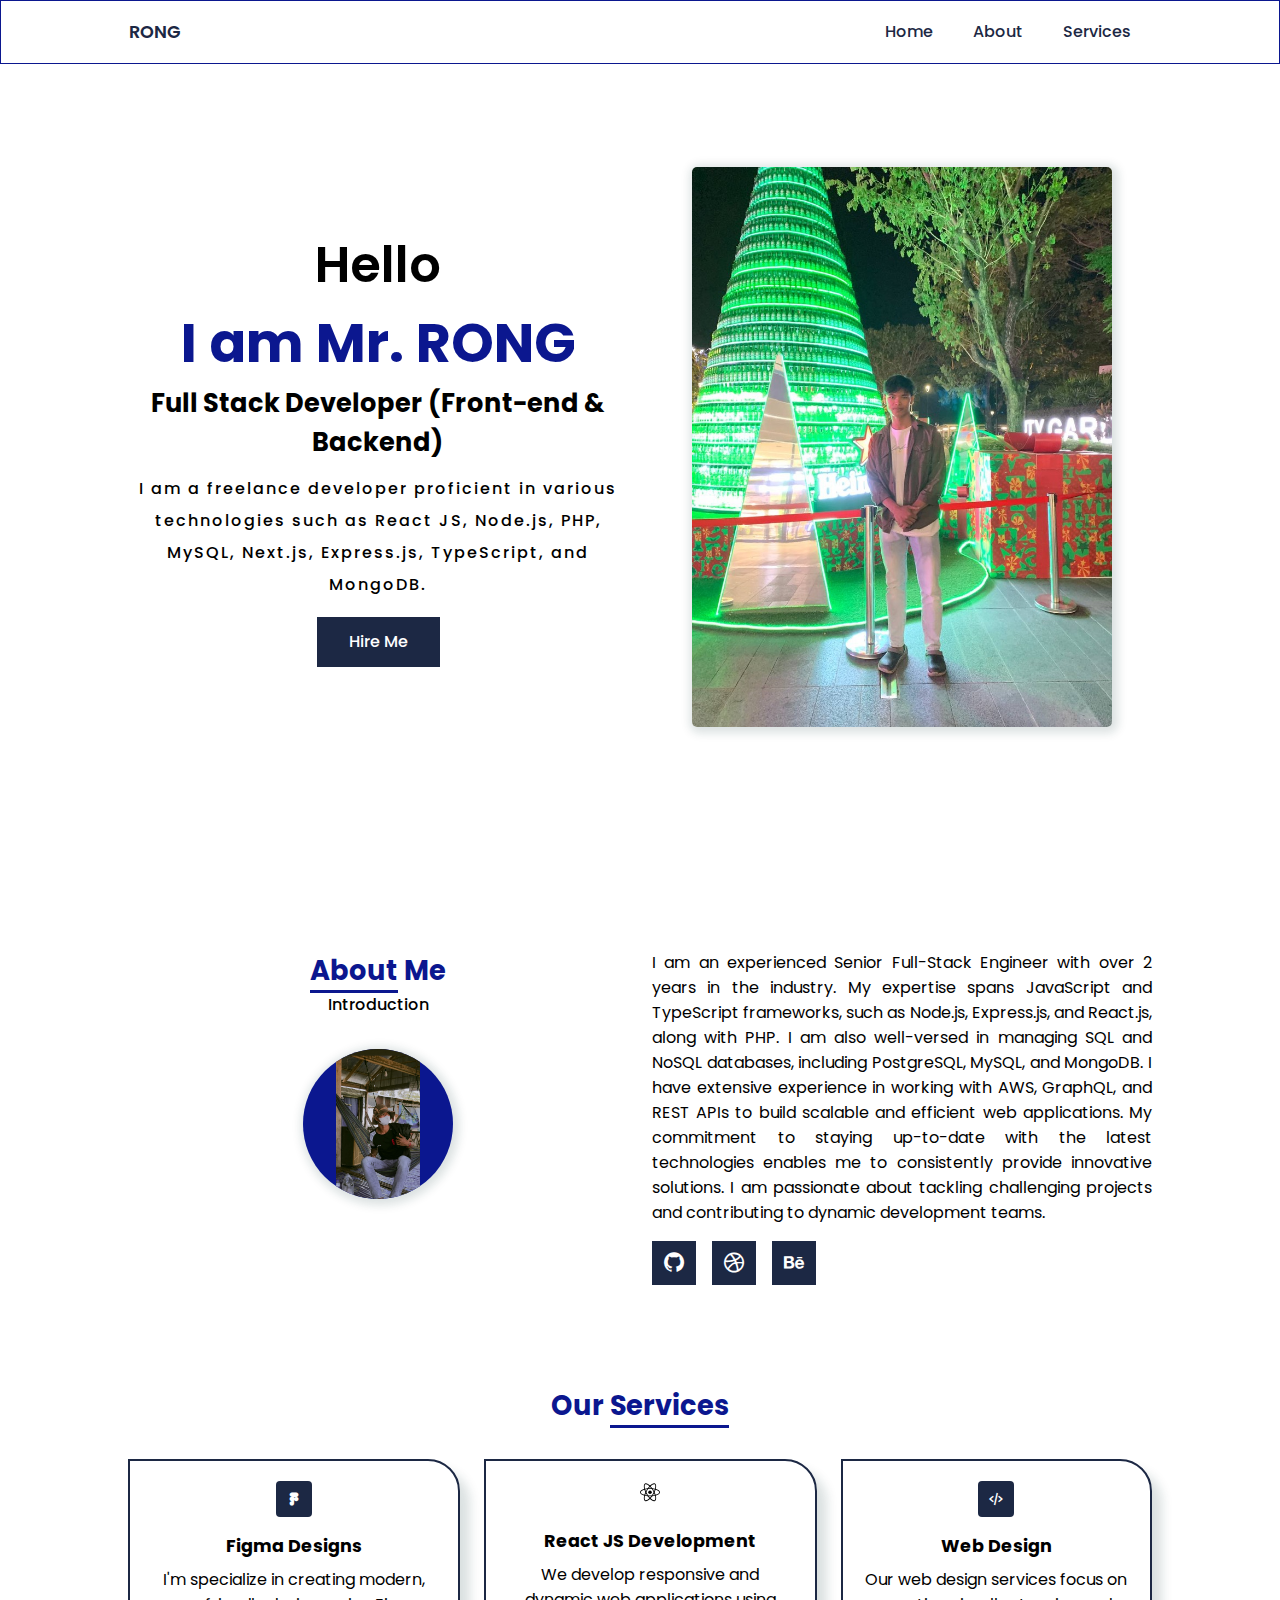
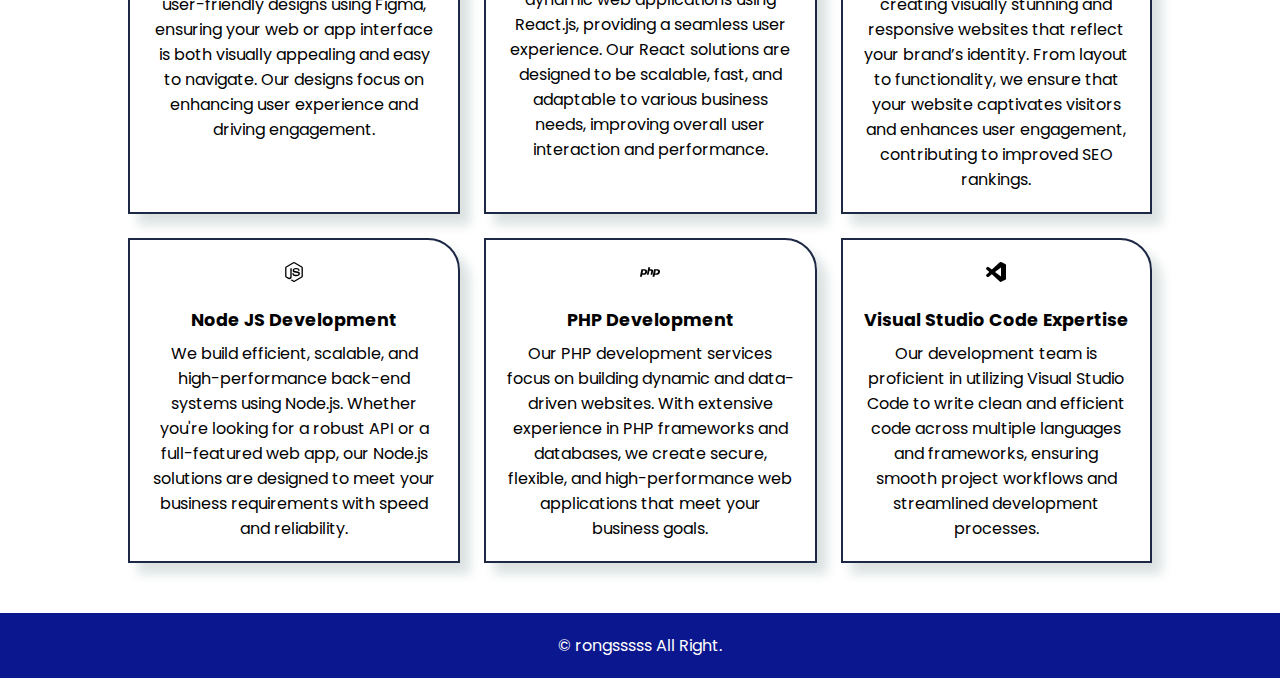
<file: html/index.html>
<!DOCTYPE html>
<html lang="en">

<head>
   <meta charset="UTF-8">
   <meta http-equiv="X-UA-Compatible" content="IE=edge">
   <meta name="viewport" content="width=device-width, initial-scale=1.0">
   <title>about me </title>
   <link rel="stylesheet" href="../css/Create-website.css">
   <link rel="stylesheet" href="https://cdn.jsdelivr.net/npm/boxicons@latest/css/boxicons.min.css">
   <script src="../JS/jquery-3.6.4.js"></script>
</head>

<body>
   <!--Header-->
   <header>
      <a href="#" class="logo">RONG</a>
      <div class="bx bx-menu" id="menu-icon"></div>
      <ul class="navbar">
         <li class="li"><a href="#home">Home</a></li>
         <li class="li"><a href="#about">About</a></li>
         <li class="li"><a href="#services">Services</a></li>
      </ul>
   </header>
   <!--Home-->
   <section class="home" id="home">
      <div style="margin-top: 20%;" class="home-text">
         <span style="font-size: 50px;">Hello</span>
         <h1>I am Mr. RONG</h1>
         <h2>Full Stack Developer (Front-end & Backend)</h2>
         <p style="line-height: 2; letter-spacing: 2px;">
            I am a freelance developer proficient in various technologies such as React JS, Node.js, PHP, MySQL,
            Next.js, Express.js, TypeScript, and MongoDB.
         </p>
         <a href="#" class="btn">Hire Me</a>
      </div>
      <div class="home-img">
         <img src="../image/me.jpeg" alt="My Image">
      </div>
   </section>

   <section class="about" id="about">
      <div class="about-title">
         <h1><span>About</span> Me</h1>
         <h2>Introduction</h2>
         <div class="about-img">
            <img width="100" height="100" src="../image/me2.jpeg" alt="About Me Image">
         </div>
      </div>
      <div class="about-text">
         <p>
            I am an experienced Senior Full-Stack Engineer with over 2 years in the industry. My expertise spans
            JavaScript and TypeScript frameworks, such as Node.js, Express.js, and React.js, along with PHP. I am also
            well-versed in managing SQL and NoSQL databases, including PostgreSQL, MySQL, and MongoDB. I have extensive
            experience in working with AWS, GraphQL, and REST APIs to build scalable and efficient web applications. My
            commitment to staying up-to-date with the latest technologies enables me to consistently provide innovative
            solutions. I am passionate about tackling challenging projects and contributing to dynamic development
            teams.
         </p>
         <div class="social">
            <a href="https://github.com/bunrongGithub"><i class="bx bxl-github"></i></a>
            <a href="#"><i class="bx bxl-dribbble"></i></a>
            <a href="#"><i class="bx bxl-behance"></i></a>
         </div>
      </div>
   </section>
   <!--Services-->
   <section class="services" id="services">
      <div class="heading">
         <h1>Our <span>Services</span></h1>
      </div>
      <div class="services-container">
         <!--box1-->
         <div class="box">
            <i class="bx bxl-figma"></i>
            <h2>Figma Designs</h2>
            <p>I'm specialize in creating modern, user-friendly designs using Figma, ensuring your web or app interface
               is both visually appealing and easy to navigate. Our designs focus on enhancing user experience and
               driving engagement.</p>
         </div>
         <!--box2-->
         <div class="box">
            <svg xmlns="http://www.w3.org/2000/svg" width="24" height="24" viewBox="0 0 24 24"
               style="fill: rgba(0, 0, 0, 1);transform: ;msFilter:;">
               <circle cx="12" cy="11.245" r="1.785"></circle>
               <path
                  d="m7.002 14.794-.395-.101c-2.934-.741-4.617-2.001-4.617-3.452 0-1.452 1.684-2.711 4.617-3.452l.395-.1.111.391a19.507 19.507 0 0 0 1.136 2.983l.085.178-.085.178c-.46.963-.841 1.961-1.136 2.985l-.111.39zm-.577-6.095c-2.229.628-3.598 1.586-3.598 2.542 0 .954 1.368 1.913 3.598 2.54.273-.868.603-1.717.985-2.54a20.356 20.356 0 0 1-.985-2.542zm10.572 6.095-.11-.392a19.628 19.628 0 0 0-1.137-2.984l-.085-.177.085-.179c.46-.961.839-1.96 1.137-2.984l.11-.39.395.1c2.935.741 4.617 2 4.617 3.453 0 1.452-1.683 2.711-4.617 3.452l-.395.101zm-.41-3.553c.4.866.733 1.718.987 2.54 2.23-.627 3.599-1.586 3.599-2.54 0-.956-1.368-1.913-3.599-2.542a20.683 20.683 0 0 1-.987 2.542z">
               </path>
               <path
                  d="m6.419 8.695-.11-.39c-.826-2.908-.576-4.991.687-5.717 1.235-.715 3.222.13 5.303 2.265l.284.292-.284.291a19.718 19.718 0 0 0-2.02 2.474l-.113.162-.196.016a19.646 19.646 0 0 0-3.157.509l-.394.098zm1.582-5.529c-.224 0-.422.049-.589.145-.828.477-.974 2.138-.404 4.38.891-.197 1.79-.338 2.696-.417a21.058 21.058 0 0 1 1.713-2.123c-1.303-1.267-2.533-1.985-3.416-1.985zm7.997 16.984c-1.188 0-2.714-.896-4.298-2.522l-.283-.291.283-.29a19.827 19.827 0 0 0 2.021-2.477l.112-.16.194-.019a19.473 19.473 0 0 0 3.158-.507l.395-.1.111.391c.822 2.906.573 4.992-.688 5.718a1.978 1.978 0 0 1-1.005.257zm-3.415-2.82c1.302 1.267 2.533 1.986 3.415 1.986.225 0 .423-.05.589-.145.829-.478.976-2.142.404-4.384-.89.198-1.79.34-2.698.419a20.526 20.526 0 0 1-1.71 2.124z">
               </path>
               <path
                  d="m17.58 8.695-.395-.099a19.477 19.477 0 0 0-3.158-.509l-.194-.017-.112-.162A19.551 19.551 0 0 0 11.7 5.434l-.283-.291.283-.29c2.08-2.134 4.066-2.979 5.303-2.265 1.262.727 1.513 2.81.688 5.717l-.111.39zm-3.287-1.421c.954.085 1.858.228 2.698.417.571-2.242.425-3.903-.404-4.381-.824-.477-2.375.253-4.004 1.841.616.67 1.188 1.378 1.71 2.123zM8.001 20.15a1.983 1.983 0 0 1-1.005-.257c-1.263-.726-1.513-2.811-.688-5.718l.108-.391.395.1c.964.243 2.026.414 3.158.507l.194.019.113.16c.604.878 1.28 1.707 2.02 2.477l.284.29-.284.291c-1.583 1.627-3.109 2.522-4.295 2.522zm-.993-5.362c-.57 2.242-.424 3.906.404 4.384.825.47 2.371-.255 4.005-1.842a21.17 21.17 0 0 1-1.713-2.123 20.692 20.692 0 0 1-2.696-.419z">
               </path>
               <path
                  d="M12 15.313c-.687 0-1.392-.029-2.1-.088l-.196-.017-.113-.162a25.697 25.697 0 0 1-1.126-1.769 26.028 26.028 0 0 1-.971-1.859l-.084-.177.084-.179c.299-.632.622-1.252.971-1.858.347-.596.726-1.192 1.126-1.77l.113-.16.196-.018a25.148 25.148 0 0 1 4.198 0l.194.019.113.16a25.136 25.136 0 0 1 2.1 3.628l.083.179-.083.177a24.742 24.742 0 0 1-2.1 3.628l-.113.162-.194.017c-.706.057-1.412.087-2.098.087zm-1.834-.904c1.235.093 2.433.093 3.667 0a24.469 24.469 0 0 0 1.832-3.168 23.916 23.916 0 0 0-1.832-3.168 23.877 23.877 0 0 0-3.667 0 23.743 23.743 0 0 0-1.832 3.168 24.82 24.82 0 0 0 1.832 3.168z">
               </path>
            </svg>
            <h2>React JS Development</h2>
            <p>We develop responsive and dynamic web applications using React.js, providing a seamless user experience.
               Our React solutions are designed to be scalable, fast, and adaptable to various business needs, improving
               overall user interaction and performance.</p>
         </div>
         <!--box3-->
         <div class="box">
            <i class="bx bx-code-alt"></i>
            <h2>Web Design</h2>
            <p>Our web design services focus on creating visually stunning and responsive websites that reflect your
               brand’s identity. From layout to functionality, we ensure that your website captivates visitors and
               enhances user engagement, contributing to improved SEO rankings.</p>
         </div>
         <!--box4-->
         <div class="box"><svg xmlns="http://www.w3.org/2000/svg" width="24" height="24" viewBox="0 0 24 24"
               style="fill: rgba(0, 0, 0, 1);transform: ;msFilter:;">
               <path
                  d="M12 21.985c-.275 0-.532-.074-.772-.202l-2.439-1.448c-.365-.203-.182-.277-.072-.314.496-.165.588-.201 1.101-.493.056-.037.129-.02.185.017l1.87 1.12c.074.036.166.036.221 0l7.319-4.237c.074-.036.11-.11.11-.202V7.768c0-.091-.036-.165-.11-.201l-7.319-4.219c-.073-.037-.165-.037-.221 0L4.552 7.566c-.073.036-.11.129-.11.201v8.457c0 .073.037.166.11.202l2 1.157c1.082.548 1.762-.095 1.762-.735V8.502c0-.11.091-.221.22-.221h.936c.108 0 .22.092.22.221v8.347c0 1.449-.788 2.294-2.164 2.294-.422 0-.752 0-1.688-.46l-1.925-1.099a1.55 1.55 0 0 1-.771-1.34V7.786c0-.55.293-1.064.771-1.339l7.316-4.237a1.637 1.637 0 0 1 1.544 0l7.317 4.237c.479.274.771.789.771 1.339v8.458c0 .549-.293 1.063-.771 1.34l-7.317 4.236c-.241.11-.516.165-.773.165zm2.256-5.816c-3.21 0-3.87-1.468-3.87-2.714 0-.11.092-.221.22-.221h.954c.11 0 .201.073.201.184.147.971.568 1.449 2.514 1.449 1.54 0 2.202-.35 2.202-1.175 0-.477-.185-.825-2.587-1.063-1.999-.2-3.246-.643-3.246-2.238 0-1.485 1.247-2.366 3.339-2.366 2.347 0 3.503.809 3.649 2.568a.297.297 0 0 1-.056.165c-.037.036-.091.073-.146.073h-.953a.212.212 0 0 1-.202-.164c-.221-1.012-.789-1.34-2.292-1.34-1.689 0-1.891.587-1.891 1.027 0 .531.237.696 2.514.99 2.256.293 3.32.715 3.32 2.294-.02 1.615-1.339 2.531-3.67 2.531z">
               </path>
            </svg>
            <h2>Node JS Development</h2>
            <p>We build efficient, scalable, and high-performance back-end systems using Node.js. Whether you're looking
               for a robust API or a full-featured web app, our Node.js solutions are designed to meet your business
               requirements with speed and reliability.</p>
         </div>
         <!--box5-->
         <div class="box">
            <svg xmlns="http://www.w3.org/2000/svg" width="24" height="24" viewBox="0 0 24 24"
               style="fill: rgba(0, 0, 0, 1);transform: ;msFilter:;">
               <path
                  d="M2.15 16.78h1.57a.14.14 0 0 0 .14-.12l.35-1.82h1.22a4.88 4.88 0 0 0 1.51-.2A2.79 2.79 0 0 0 8 14a3.18 3.18 0 0 0 .67-.85 3.43 3.43 0 0 0 .36-1 2.43 2.43 0 0 0-.41-2.16 2.64 2.64 0 0 0-2.09-.78h-3a.16.16 0 0 0-.15.13L2 16.6a.19.19 0 0 0 0 .13.17.17 0 0 0 .15.05zM5 10.62h1a1.45 1.45 0 0 1 1.08.29c.17.18.2.52.11 1a1.81 1.81 0 0 1-.57 1.12 2.17 2.17 0 0 1-1.33.33h-.8zm9.8-.95a2.7 2.7 0 0 0-1.88-.51h-1.19l.33-1.76a.15.15 0 0 0 0-.13.16.16 0 0 0-.11 0h-1.57a.14.14 0 0 0-.14.12l-1.38 7.27a.13.13 0 0 0 0 .12.13.13 0 0 0 .11.06h1.54a.14.14 0 0 0 .14-.13l.77-4.07h1.11c.45 0 .61.1.66.16a.81.81 0 0 1 0 .62l-.61 3.24a.13.13 0 0 0 0 .12.14.14 0 0 0 .11.06h1.56a.16.16 0 0 0 .15-.13l.64-3.4a1.7 1.7 0 0 0-.24-1.64zm4.52-.51h-3.13a.14.14 0 0 0-.15.13l-1.46 7.31a.16.16 0 0 0 0 .13.14.14 0 0 0 .11.05h1.63a.14.14 0 0 0 .15-.12l.37-1.82h1.27a5.28 5.28 0 0 0 1.56-.2 3 3 0 0 0 1.18-.64 3.31 3.31 0 0 0 .7-.85 3.45 3.45 0 0 0 .37-1 2.38 2.38 0 0 0-.42-2.16 2.81 2.81 0 0 0-2.18-.83zm.62 2.77a1.83 1.83 0 0 1-.6 1.12 2.28 2.28 0 0 1-1.37.33h-.8l.54-2.76h1a1.6 1.6 0 0 1 1.13.29c.16.18.16.52.1 1.02z">
               </path>
            </svg>
            <h2>PHP Development</h2>
            <p>Our PHP development services focus on building dynamic and data-driven websites. With extensive
               experience in PHP frameworks and databases, we create secure, flexible, and high-performance web
               applications that meet your business goals.</p>
         </div>
         <div class="box">
            <svg xmlns="http://www.w3.org/2000/svg" width="24" height="24" viewBox="0 0 24 24"
               style="fill: rgba(0, 0, 0, 1);transform:;msFilter:;">
               <path
                  d="m21.29 4.1-4.12-2a1.36 1.36 0 0 0-.48-.1h-.08a1.18 1.18 0 0 0-.72.24l-.14.12-7.88 7.19L4.44 7a.83.83 0 0 0-.54-.17.88.88 0 0 0-.53.17l-1.1 1a.8.8 0 0 0-.27.61.84.84 0 0 0 .27.62l3 2.71-3 2.72a.84.84 0 0 0 0 1.23l1.1 1a.89.89 0 0 0 .6.22.93.93 0 0 0 .47-.17l3.43-2.61 7.88 7.19a1.2 1.2 0 0 0 .76.36h.17a1 1 0 0 0 .49-.12l4.12-2a1.25 1.25 0 0 0 .71-1.1V5.23a1.26 1.26 0 0 0-.71-1.13zM17 16.47l-6-4.53 6-4.53z">
               </path>
            </svg>
            <h2>Visual Studio Code Expertise</h2>
            <p>Our development team is proficient in utilizing Visual Studio Code to write clean and efficient code
               across multiple languages and frameworks, ensuring smooth project workflows and streamlined development
               processes.</p>
         </div>
      </div>
   </section>
   <div class="copyright">
      <p>&#169; rongsssss All Right.</p>
   </div>
   <!--Custom Js File-->
   <script src="../JS/main.js"></script>
</body>

</html>
</file>
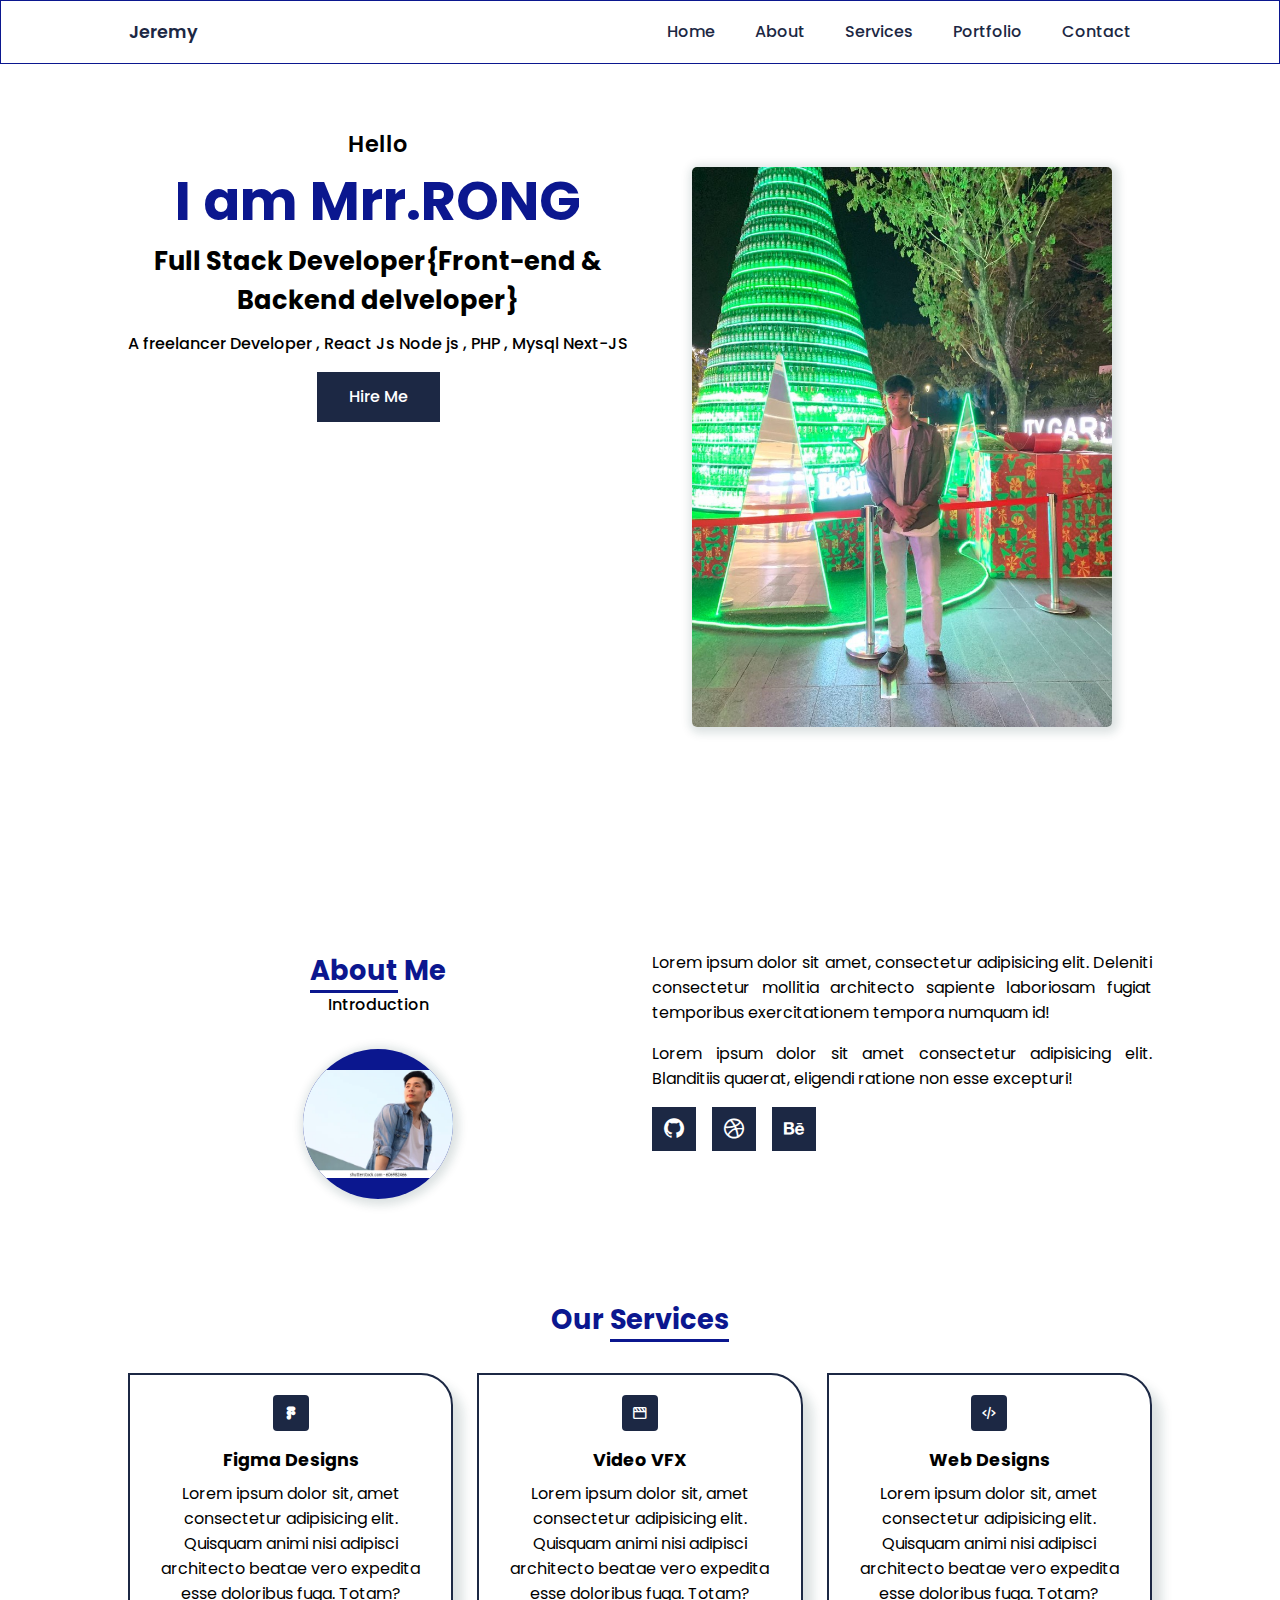
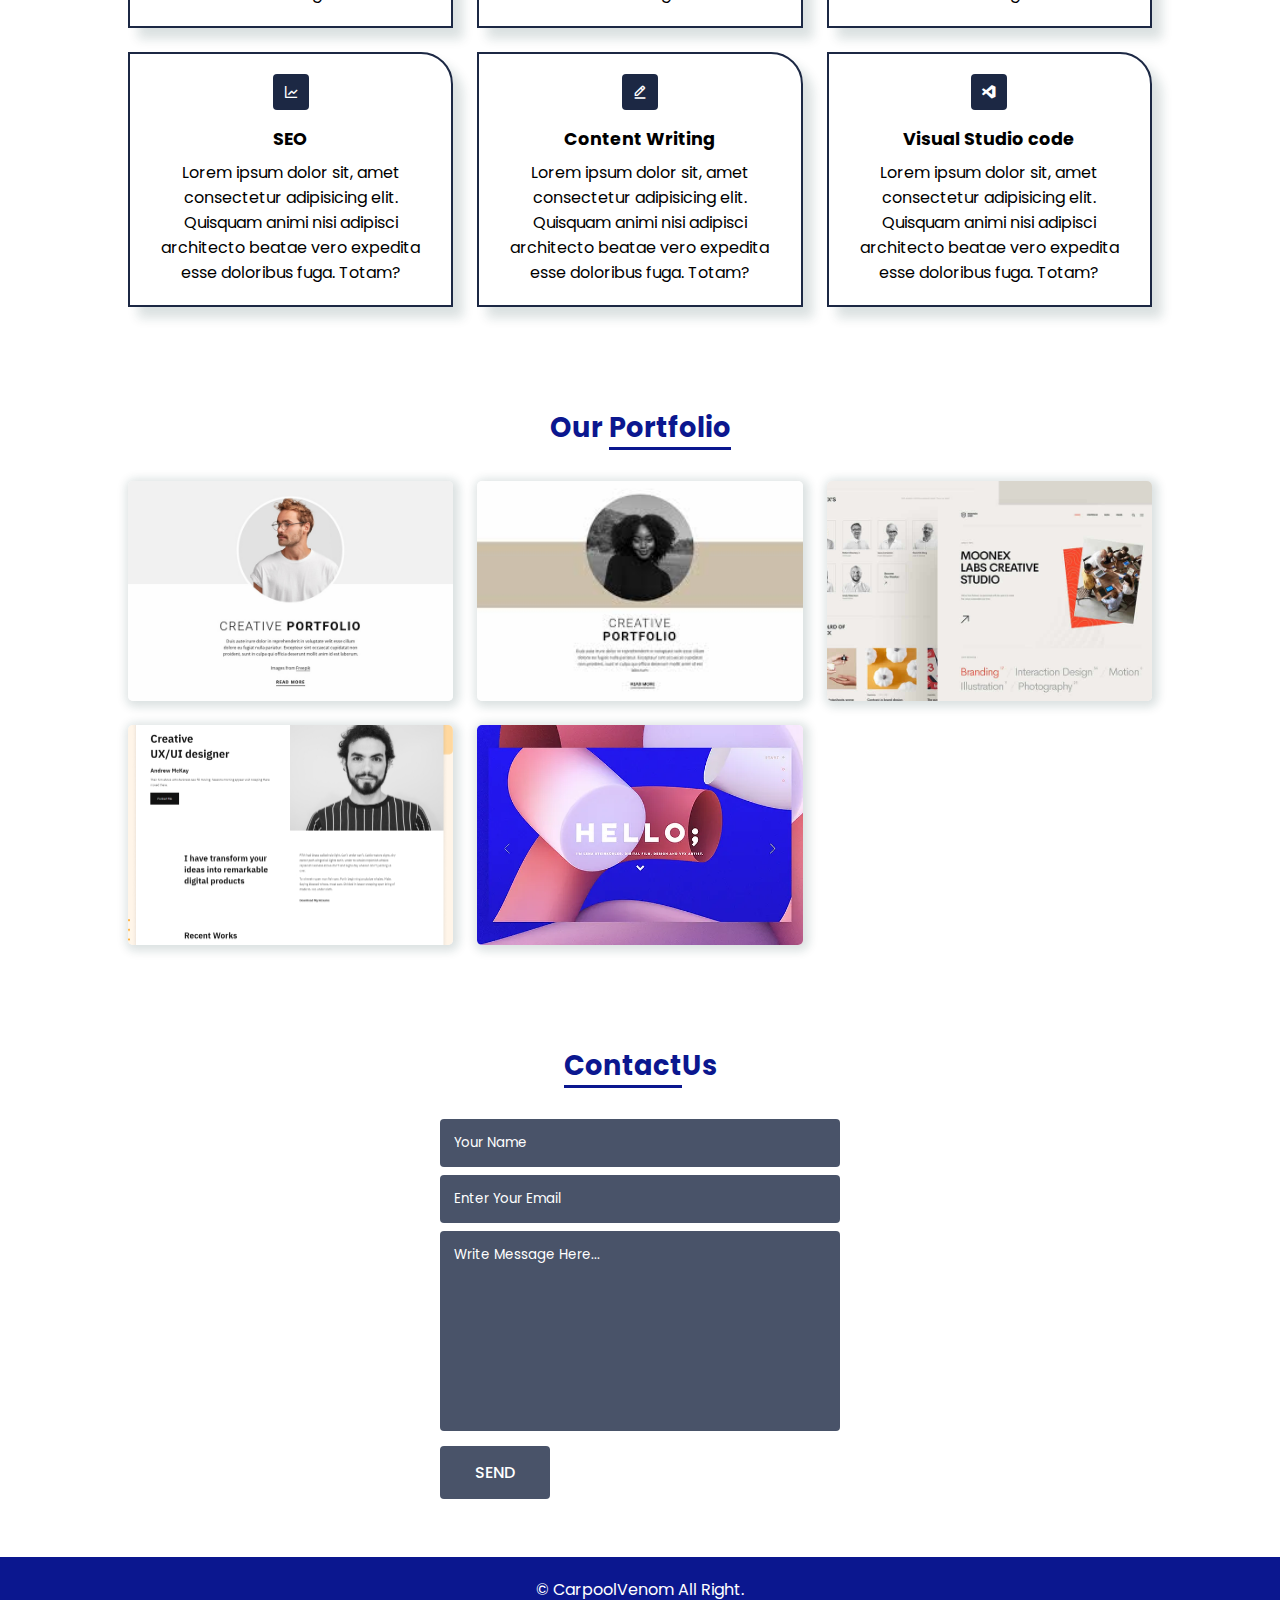
<file: html/Create-website.html>
<!DOCTYPE html>
<html lang="en">
<head>
   <meta charset="UTF-8">
   <meta http-equiv="X-UA-Compatible" content="IE=edge">
   <meta name="viewport" content="width=device-width, initial-scale=1.0">
   <title>Document</title>
   <link rel="stylesheet" href="../css/Create-website.css">
   <link rel="stylesheet" href="https://cdn.jsdelivr.net/npm/boxicons@latest/css/boxicons.min.css">
   <script src="../JS/jquery-3.6.4.js"></script>
</head>
<body>
   <!--Header-->
   <header>
      <a href="#" class="logo">Jeremy</a>
      <div class="bx bx-menu" id="menu-icon"></div>
      <ul class="navbar">
         <li class="li"><a href="#home">Home</a></li>
         <li class="li"><a href="#about">About</a></li>
         <li class="li"><a href="#services">Services</a></li>
         <li class="li"><a href="#portfolio">Portfolio</a></li>
         <li class="li"><a href="#contact">Contact</a></li>
      </ul>
   </header>
   <!--Home-->
   <section class="home" id="home">
      <div class="home-text">
         <span>Hello</span>
         <h1>I am Mrr.RONG</h1>
         <h2>Full Stack Developer{Front-end & Backend delveloper}</h2>
         <p> A freelancer Developer , React Js Node js , PHP , Mysql Next-JS <br> </p>
         <a href="#" class="btn">Hire Me</a>
      </div>
      <div class="home-img">
            <img src="../image/me.jpeg" alt="">
         </div>
   </section>
   <!--About-->
   <section class="about" id="about">
      <div class="about-title">
         <h1><span>About</span> Me</h1>
         <h2>Introduction</h2>
         <div class="about-img">
            <img src="../image/portrait-handsome-young-asian-man-260nw-606982466.webp" alt="">
         </div>
      </div>
      <div class="about-text">
         <p>Lorem ipsum dolor sit amet, consectetur adipisicing elit. Deleniti consectetur mollitia architecto sapiente laboriosam fugiat temporibus exercitationem tempora numquam id!</p>
         <p>Lorem ipsum dolor sit amet consectetur adipisicing elit. Blanditiis quaerat, eligendi ratione non esse excepturi!</p>
         <div class="social">
            <a href="#"><i class="bx bxl-github"></i></a>
            <a href="#"><i class="bx bxl-dribbble"></i></a>
            <a href="#"><i class="bx bxl-behance"></i></a>
         </div>
      </div>
   </section>
   <!--Services-->
   <section class="services" id="services">
      <div class="heading">
         <h1>Our <span>Services</span></h1>
      </div>
      <div class="services-container">
         <!--box1-->
         <div class="box">
            <i class="bx bxl-figma"></i>
            <h2>Figma Designs</h2>
            <p>Lorem ipsum dolor sit, amet consectetur adipisicing elit. Quisquam animi nisi adipisci architecto beatae vero expedita esse doloribus fuga. Totam?</p>
         </div>
         <!--box2-->
         <div class="box">
            <i class="bx bx-movie"></i>
            <h2>Video VFX</h2>
            <p>Lorem ipsum dolor sit, amet consectetur adipisicing elit. Quisquam animi nisi adipisci architecto beatae vero expedita esse doloribus fuga. Totam?</p>
         </div>
         <!--box3-->
         <div class="box">
            <i class="bx bx-code-alt"></i>
            <h2>Web Designs</h2>
            <p>Lorem ipsum dolor sit, amet consectetur adipisicing elit. Quisquam animi nisi adipisci architecto beatae vero expedita esse doloribus fuga. Totam?</p>
         </div>
         <!--box4-->
         <div class="box">
            <i class="bx bx-line-chart"></i>
            <h2>SEO</h2>
            <p>Lorem ipsum dolor sit, amet consectetur adipisicing elit. Quisquam animi nisi adipisci architecto beatae vero expedita esse doloribus fuga. Totam?</p>
         </div>
         <!--box5-->
         <div class="box">
            <i class="bx bx-edit-alt"></i>
            <h2>Content Writing</h2>
            <p>Lorem ipsum dolor sit, amet consectetur adipisicing elit. Quisquam animi nisi adipisci architecto beatae vero expedita esse doloribus fuga. Totam?</p>
         </div>
         <!--box6-->
         <div class="box">
            <i class="bx bxl-visual-studio"></i>
            <h2>Visual Studio code</h2>
            <p>Lorem ipsum dolor sit, amet consectetur adipisicing elit. Quisquam animi nisi adipisci architecto beatae vero expedita esse doloribus fuga. Totam?</p>
         </div>
      </div>
   </section>
   <!--Portfolio-->
   <section class="portfolio" id="portfolio">
      <div class="heading">
         <h1>Our <span>Portfolio </span></h1>
      </div>
      <div class="portfolio-container">
         <div class="box">
            <div class="box-img">
               <img src="../image/website-template-preview-262230.jpg" alt="">
            </div>
            <div class="content">
               <a href="#"><i class="bx bx-link"></i></a>
               <h3>Work 1</h3>
            </div>
         </div>
         <div class="box">
            <div class="box-img">
               <img src="../image/images (1).jpg" alt="">
            </div>
            <div class="content">
               <a href="#"><i class="bx bx-link"></i></a>
               <h3>Work 2</h3>
            </div>
         </div>
         <div class="box">
            <div class="box-img">
               <img src="../image/personal-portfolio-designer-web-design-inspiration-31.jpg" alt="">
            </div>
            <div class="content">
               <a href="#"><i class="bx bx-link"></i></a>
               <h3>Work 3</h3>
            </div>
         </div>
         <div class="box">
            <div class="box-img">
               <img src="../image/online_portfolio_05.jpg" alt="">
            </div>
            <div class="content">
               <a href="#"><i class="bx bx-link"></i></a>
               <h3>Work 4</h3>
            </div>
         </div>
         <div class="box">
            <div class="box-img">
               <img src="../image/0e0314_b069ac6107c9410b9b5087c0862419de~mv2.webp" alt="">
            </div>
            <div class="content">
               <a href="#"><i class="bx bx-link"></i></a>
               <h3>Work 5</h3>
            </div>
         </div>
      </div>
   </section>
   <section class="contact" id="contact">
      <div class="heading">
         <h1><span>Contact</span>Us</h1>
      </div>
      <div class="contact-form">
         <form action="">
            <input type="text" name="" id="" placeholder="Your Name" required>
            <input type="text" name="" id="" placeholder="Enter Your Email" required>
            <textarea name="" id="" cols="30" rows="10" placeholder="Write Message Here..." required></textarea>
            <input type="submit" value="Send" class="send-btn">
         </form>
      </div>
   </section>
   <div class="copyright">
      <p>&#169; CarpoolVenom All Right.</p>
   </div>
   <!--Custom Js File-->
   <script src="../JS/main.js"></script>
</body>
</html>
</file>
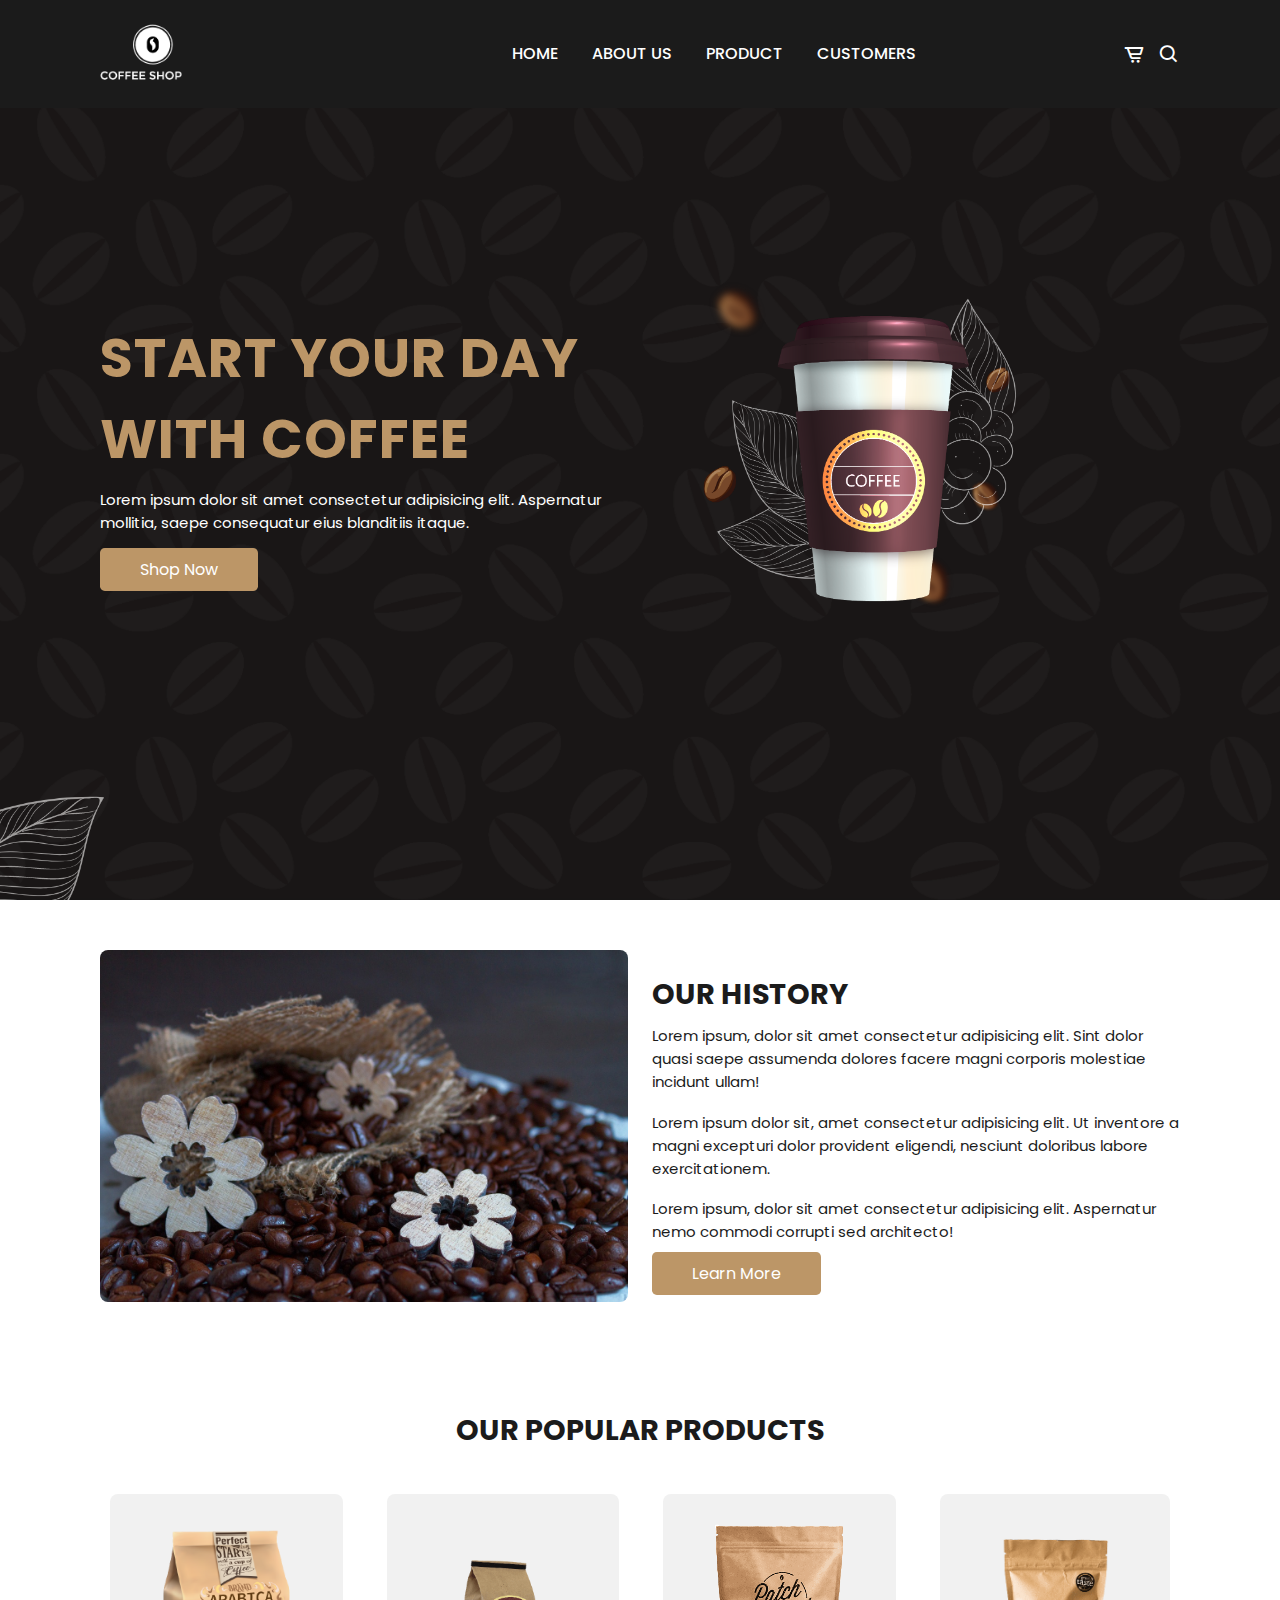
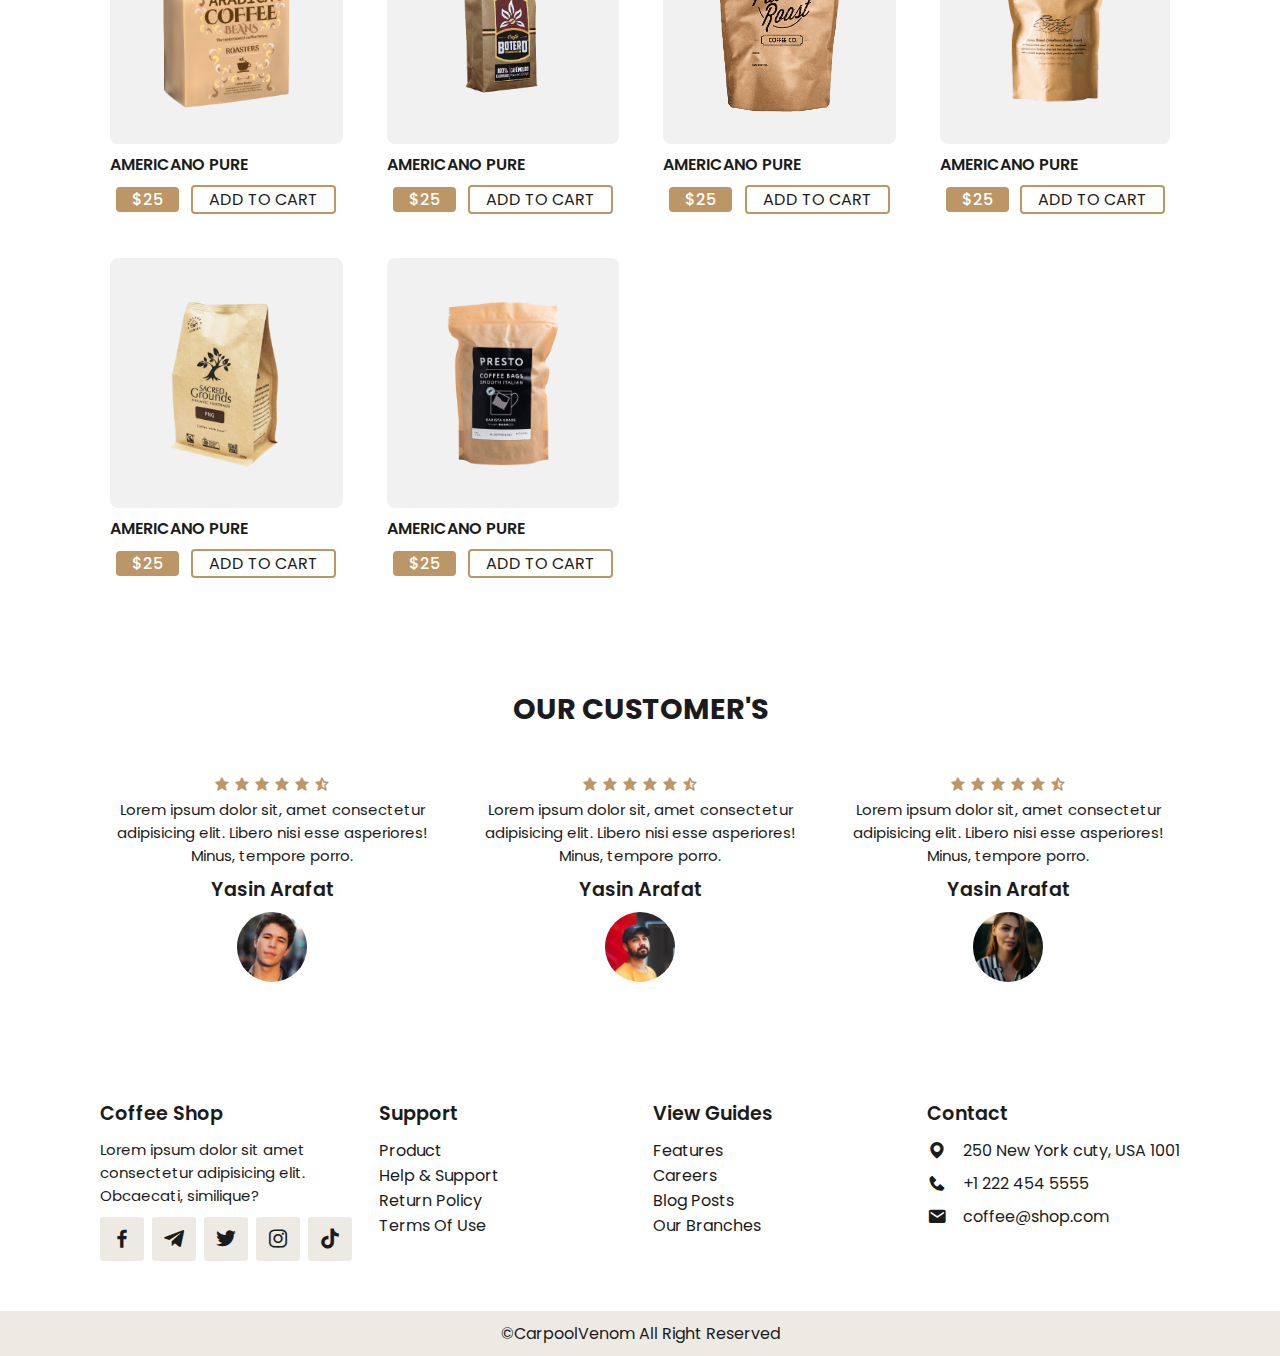
<file: html/Responsive-Website-coffee-shop..html>
<!DOCTYPE html>
<html lang="en">
<head>
   <meta charset="UTF-8">
   <meta http-equiv="X-UA-Compatible" content="IE=edge">
   <meta name="viewport" content="width=device-width, initial-scale=1.0">
   <link rel="stylesheet" href="../css/Responsive-Website-Coffee.css">
   <link rel="stylesheet" href="https://cdn.jsdelivr.net/npm/boxicons@latest/css/boxicons.min.css">
   <title>Responsive website coffee Shop</title>
</head>
<body>
   <!--navbar-->
   <header>
      <a href="#" class="logo">
         <img src="../image/logo.png" alt="#">
      </a>
      <i class="bx bx-menu" id="menu-icon"></i>
      <ul class="navbar">
         <li><a href="#home">Home</a></li>
         <li><a href="#about">About US</a></li>
         <li><a href="#product">Product</a></li>
         <li><a href="#customers">Customers</a></li>
      </ul>
      <div class="header-icon">
         <i class="bx bx-cart-alt"></i>
         <i class="bx bx-search" id="search-icon"></i>
      </div>
      <div class="search-box">
         <input type="search" name="" id="" placeholder="Search Here...">
      </div>
   </header>
   <section class="home" id="home">
      <div class="home-text">
         <h1>Start Your day <br>With coffee</h1>
         <p>Lorem ipsum dolor sit amet consectetur adipisicing elit. Aspernatur mollitia, saepe consequatur eius blanditiis itaque.</p>
         <a href="#" class="btn">Shop Now</a>
         
      </div>
      <div class="home-img">
            <img class="img" src="../image/main.png" alt="">
      </div>
   </section>
   <!--About-->
   <section class="about" id="about">
      <div class="about-img">
         <img src="../image/about.jpg" alt="Image not found">
      </div>
      <div class="about-txt">
         <h2>Our History</h2>
         <p>Lorem ipsum, dolor sit amet consectetur adipisicing elit. Sint dolor quasi saepe assumenda dolores facere magni corporis molestiae incidunt ullam!</p>
         <p>Lorem ipsum dolor sit, amet consectetur adipisicing elit. Ut inventore a magni excepturi dolor provident eligendi, nesciunt doloribus labore exercitationem.</p>
         <p>Lorem ipsum, dolor sit amet consectetur adipisicing elit. Aspernatur nemo commodi corrupti sed architecto!</p>
         <a href="" class="btn">Learn More</a>
      </div>
   </section>
   <section class="product" id="product">
      <div class="heading">
         <h2>our popular products</h2>
      </div>
      <div class="products-container">
         <div class="box">
            <img src="../image/p1.png" alt="">
            <h3>Americano Pure</h3>
            <div class="content">
               <span>$25</span>
               <a href="#">Add to Cart</a>
            </div>
         </div>
         <div class="box">
            <img src="../image/p2.png" alt="">
            <h3>Americano Pure</h3>
            <div class="content">
               <span>$25</span>
               <a href="#">Add to Cart</a>
            </div>
         </div>
         <div class="box">
            <img src="../image/p3.png" alt="">
            <h3>Americano Pure</h3>
            <div class="content">
               <span>$25</span>
               <a href="#">Add to Cart</a>
            </div>
         </div>
         <div class="box">
            <img src="../image/p4.png" alt="">
            <h3>Americano Pure</h3>
            <div class="content">
               <span>$25</span>
               <a href="#">Add to Cart</a>
            </div>
         </div>
         <div class="box">
            <img src="../image/p5.png" alt="">
            <h3>Americano Pure</h3>
            <div class="content">
               <span>$25</span>
               <a href="#">Add to Cart</a>
            </div>
         </div>
         <div class="box">
            <img src="../image/p6.png" alt="">
            <h3>Americano Pure</h3>
            <div class="content">
               <span>$25</span>
               <a href="#">Add to Cart</a>
            </div>
         </div>
      </div>
   </section>
   <section class="customers" id="customers">
      <div class="heading">
         <h2>our customer's</h2>
      </div>
      <div class="customers-conainer">
         <div class="box">
            <div class="stars">
               <i class='bx bxs-star'></i>
               <i class='bx bxs-star'></i>
               <i class='bx bxs-star'></i>
               <i class='bx bxs-star'></i>
               <i class='bx bxs-star'></i>
               <i class='bx bxs-star-half'></i>
            </div>
            <p>Lorem ipsum dolor sit, amet consectetur adipisicing elit. Libero nisi esse asperiores! Minus, tempore porro.</p>
            <h2>Yasin Arafat</h2>
            <img src="../image/rev1.jpg" alt="">
         </div>
         <div class="box">
            <div class="stars">
               <i class='bx bxs-star'></i>
               <i class='bx bxs-star'></i>
               <i class='bx bxs-star'></i>
               <i class='bx bxs-star'></i>
               <i class='bx bxs-star'></i>
               <i class='bx bxs-star-half'></i>
            </div>
            <p>Lorem ipsum dolor sit, amet consectetur adipisicing elit. Libero nisi esse asperiores! Minus, tempore porro.</p>
            <h2>Yasin Arafat</h2>
            <img src="../image/rev2.jpg" alt="">
         </div>
         <div class="box">
            <div class="stars">
               <i class='bx bxs-star'></i>
               <i class='bx bxs-star'></i>
               <i class='bx bxs-star'></i>
               <i class='bx bxs-star'></i>
               <i class='bx bxs-star'></i>
               <i class='bx bxs-star-half'></i>
            </div>
            <p>Lorem ipsum dolor sit, amet consectetur adipisicing elit. Libero nisi esse asperiores! Minus, tempore porro.</p>
            <h2>Yasin Arafat</h2>
            <img src="../image/rev3.jpg" alt="">
         </div>
      </div>
   </section>
   <section class="footer">
      <div class="footer-box">
         <h2>Coffee Shop</h2>
         <p>Lorem ipsum dolor sit amet consectetur adipisicing elit. Obcaecati, similique?</p>
         <div class="social">
            <a href="#"><i class='bx bxl-facebook'></i></a>
            <a href="#"><i class='bx bxl-telegram'></i></a>
            <a href="#"><i class='bx bxl-twitter'></i></a>
            <a href="#"><i class='bx bxl-instagram'></i></a>
            <a href="#"><i class='bx bxl-tiktok'></i></a>
         </div>
      </div>
      <div class="footer-box">
         <h2>Support</h2>
         <li><a href="#">Product</a></li>
         <li><a href="#">Help & Support</a></li>
         <li><a href="#">Return Policy</a></li>
         <li><a href="#">Terms Of Use</a></li>
      </div>
      <div class="footer-box">
         <h2>View Guides</h2>
         <li><a href="#">Features</a></li>
         <li><a href="#">Careers</a></li>
         <li><a href="#">Blog Posts</a></li>
         <li><a href="#">Our Branches</a></li>
      </div>
      <div class="footer-box">
         <h2>Contact</h2>
         <div class="contact">
            <span><i class='bx bxs-map'></i> 250 New York cuty, USA 1001</span>
            <span><i class='bx bxs-phone'></i> +1 222 454 5555</span>
            <span><i class='bx bxs-envelope'></i> coffee@shop.com</span>
         </div>
      </div>
   </section>
   <div class="copyright">
      <p>&#169;CarpoolVenom All Right Reserved</p>
   </div>
</body>
<script>
   let icon = document.querySelector('#menu-icon');
   let navbar = document.querySelector('.navbar');
   icon.onclick = () =>{
      icon.classList.toggle('bx-x');
      navbar.classList.toggle('active');
   }
   let search=document.querySelector('.search-box');
   document.querySelector('#search-icon').onclick = () =>{
      search.classList.toggle('active');
   }
   window.onscroll = ()=>{
      icon.classList.remove('bx-x');
      navbar.classList.remove('active');
      search.classList.remove('active');
   }
</script>
</html>
</file>
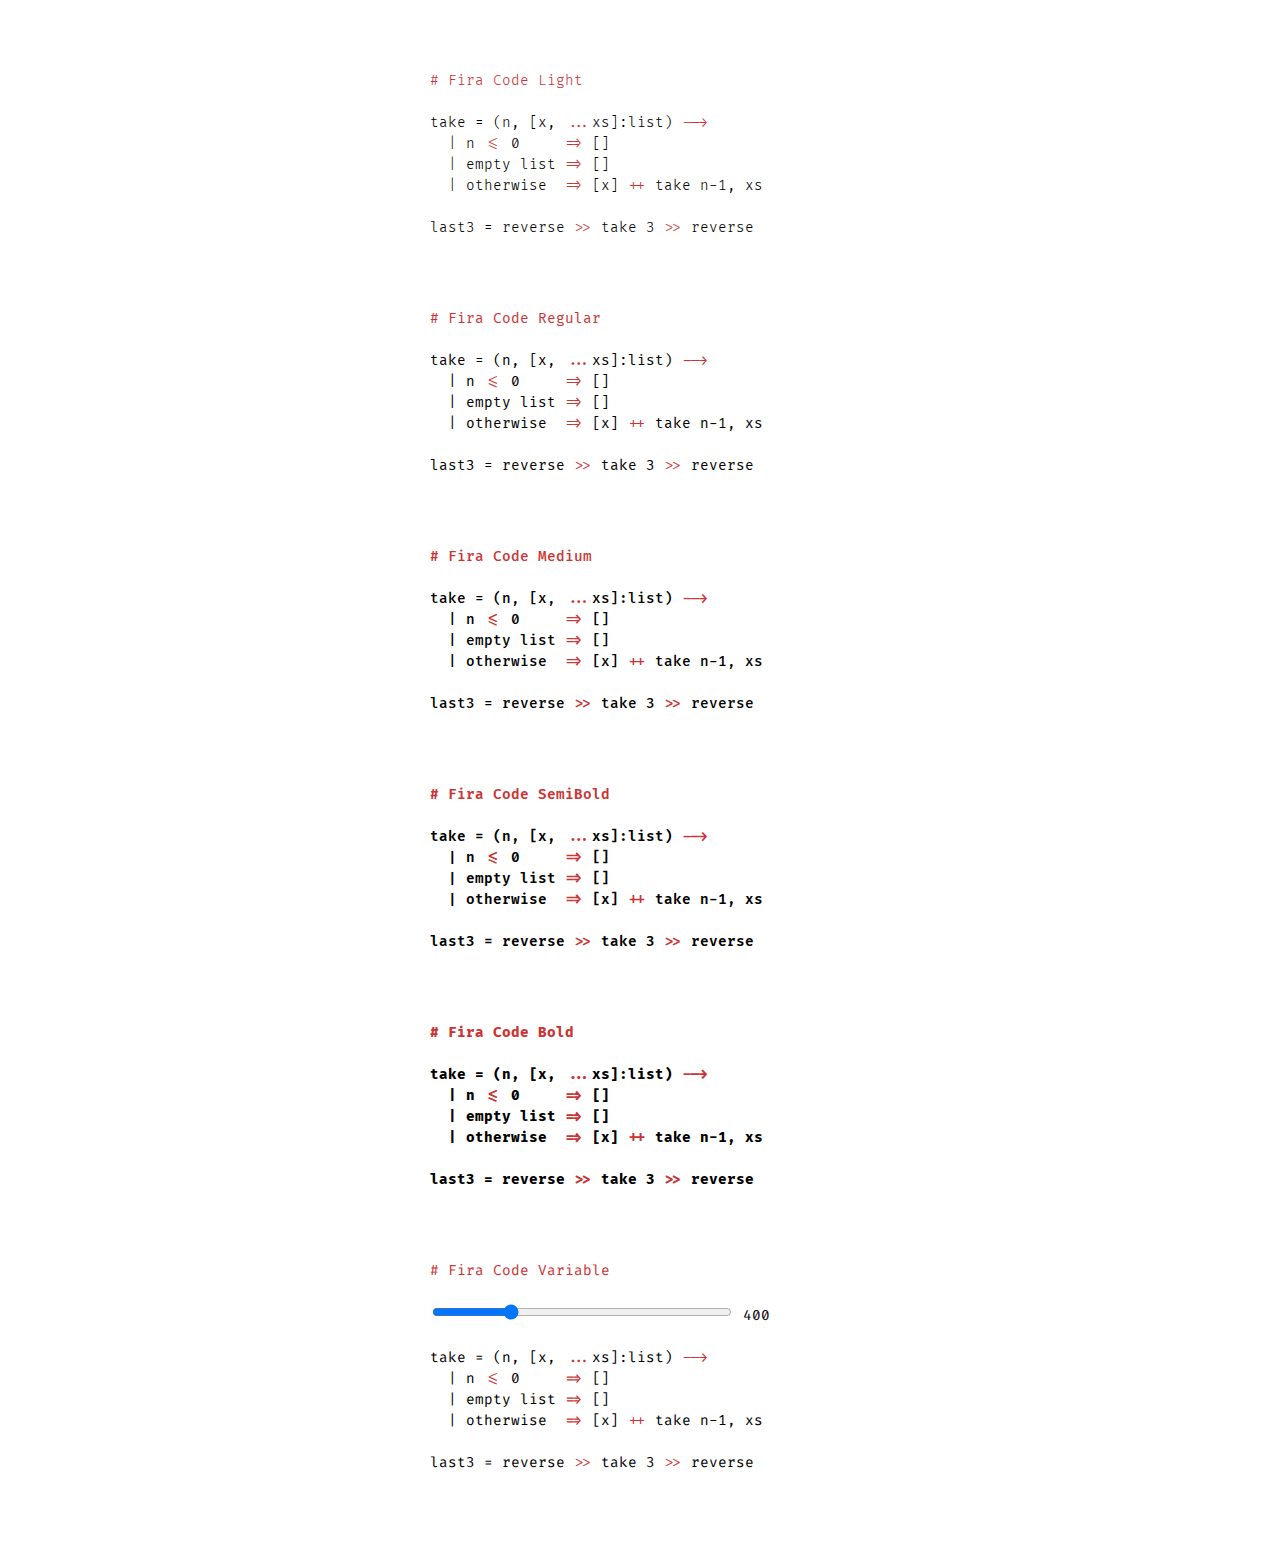
<file: image/Fira_Code_v6.2/specimen.html>
<!DOCTYPE html>
<html lang="en">
<head>
  <meta charset="UTF-8">
  <meta name="viewport" content="width=device-width,initial-scale=1.0">
  <title>Fira Code Specimen</title>

  <link rel="stylesheet" href="fira_code.css">
  <style>
    body { font: 14px/1.5em "Fira Code"; }
    .code {
      font-feature-settings: "calt" 1;  /* Enable ligatures for IE 10+, Edge */
      text-rendering: optimizeLegibility; /* Force ligatures for Webkit, Blink, Gecko */
      width: 30em;
      margin: 5em auto;
      white-space: pre-wrap;
      word-break: break-all;
    }
    .light { font-weight: 300; }
    .regular { font-weight: 400; }
    .medium { font-weight: 500; }
    .semibold { font-weight: 600; }
    .bold { font-weight: 700; }
    .variable { font-family: 'Fira Code VF'; font-variation-settings: 'wght' 400; }
    i { font-style: normal; color: #c33; }
    b { font-weight: inherit; color: #c33; }
  </style>
  <script type="text/javascript">
    function onWeightChange(weight) {
      // code_variable.style['font-weight'] = weight;
      code_variable.style['font-variation-settings'] = "'wght' " + weight;
      span_wght.innerText = weight;
    }
  </script>
<body>

<div class="code light"><b># Fira Code Light</b>

take = (n, [x, <i>...</i>xs]:list) <i>--&gt;</i>
  | n <i>&lt;=</i> 0     <i>=&gt;</i> []
  | empty list <i>=&gt;</i> []
  | otherwise  <i>=&gt;</i> [x] <i>++</i> take n-1, xs

last3 = reverse <i>&gt;&gt;</i> take 3 <i>&gt;&gt;</i> reverse</div>


<div class="code regular"><b># Fira Code Regular</b>

take = (n, [x, <i>...</i>xs]:list) <i>--></i>
  | n <i>&lt;=</i> 0     <i>=&gt;</i> []
  | empty list <i>=&gt;</i> []
  | otherwise  <i>=&gt;</i> [x] <i>++</i> take n-1, xs

last3 = reverse <i>&gt;&gt;</i> take 3 <i>&gt;&gt;</i> reverse</div>


<div class="code medium"><b># Fira Code Medium</b>

take = (n, [x, <i>...</i>xs]:list) <i>--&gt;</i>
  | n <i>&lt;=</i> 0     <i>=&gt;</i> []
  | empty list <i>=&gt;</i> []
  | otherwise  <i>=&gt;</i> [x] <i>++</i> take n-1, xs

last3 = reverse <i>&gt;&gt;</i> take 3 <i>&gt;&gt;</i> reverse</div>


<div class="code semibold"><b># Fira Code SemiBold</b>

take = (n, [x, <i>...</i>xs]:list) <i>--&gt;</i>
  | n <i>&lt;=</i> 0     <i>=&gt;</i> []
  | empty list <i>=&gt;</i> []
  | otherwise  <i>=&gt;</i> [x] <i>++</i> take n-1, xs

last3 = reverse <i>&gt;&gt;</i> take 3 <i>&gt;&gt;</i> reverse</div>


<div class="code bold"><b># Fira Code Bold</b>

take = (n, [x, <i>...</i>xs]:list) <i>--&gt;</i>
  | n <i>&lt;=</i> 0     <i>=&gt;</i> []
  | empty list <i>=&gt;</i> []
  | otherwise  <i>=&gt;</i> [x] <i>++</i> take n-1, xs

last3 = reverse <i>&gt;&gt;</i> take 3 <i>&gt;&gt;</i> reverse</div>

<div id="code_variable" class="code variable"><b># Fira Code Variable</b>

<input type="range" min="300" max="700" value="400" step="10" style="width: 300px;" oninput="onWeightChange(this.value)" onchange="onWeightChange(this.value)"> <span id="span_wght">400</span>

take = (n, [x, <i>...</i>xs]:list) <i>--&gt;</i>
  | n <i>&lt;=</i> 0     <i>=&gt;</i> []
  | empty list <i>=&gt;</i> []
  | otherwise  <i>=&gt;</i> [x] <i>++</i> take n-1, xs

last3 = reverse <i>&gt;&gt;</i> take 3 <i>&gt;&gt;</i> reverse</div>
</file>
<file: css/Create-website.css>
/* Google font*/
@import url('https://fonts.googleapis.com/css2?family=Poppins:ital,wght@0,300;0,400;0,500;0,600;1,200;1,300;1,400;1,500;1,600&display=swap');
*{
   margin: 0;
   padding: 0;
   box-sizing: border-box;
   scroll-behavior: smooth;
   scroll-padding-top: 2rem;
   list-style: none;
   text-decoration: none;
   font-family: 'Poppins', sans-serif;  
}
:root{
   --main-color:#0b178f;
   --text-color:#1c2844;
   --box-shadow:2px 2px 10px 4px rgb(14 55 54 /15%);
}
section{
   padding: 50px 10%;
}
img{
   width: 100%;
}
boby{
   color: var(--main-color);
}
*::selection{
   color: #fff;
   background: var(--main-color);
}
/*Custom scroll Bar*/
html::-webkit-scrollbar{
   width: 0.5rem;
}
html::-webkit-scrollbar-track{
   background:transparent;
}
html::-webkit-scrollbar-thumb{
   background: var(--main-color);
   border-radius: 5rem;
}
header{
   position: fixed;
   width: 100%;
   top:0;
   right:0;
   z-index: 1000;
   display: flex;
   justify-content: space-between;
   background-color: #fff;
   padding: 18px 10%;
   transition: all .2s ;
   border: 1px solid var(--main-color);
}
.logo{
   font-size: 1.1rem;
   font-weight: 600;
   color: var(--text-color);
}
.navbar{
   display: flex;
}
.navbar a{
   font-size: 1rem;
   padding: 10px 20px;
   color: var(--text-color);
   font-weight: 500;
}
.navbar a:hover{
   background: var(--text-color);
   color: #fff;
   letter-spacing: 2px;
   transition: all .2s linear;
}
#menu-icon{
   font-size: 24px;
   cursor: pointer;
   z-index: 1001;
   display: none;
}
.home{
   position: relative;
   width: 100%;
   min-height: 100vh;
   display: grid;
   align-content: center;
   grid-template-columns:repeat(auto-fit,minmax(17rem,1fr));
   text-align: center;
   gap: 1.5rem;
}
.home-img{
   padding: 40px;
}
.home .home-img >img{
   width: 100%;
   object-fit: contain;
   object-position: center;
   border-radius:5px;
   box-shadow:var(--box-shadow);
   object-fit: contain;
   object-position: center;
}
.home-text span{
   font-size: 1.4rem;
   font-weight: 600;
}
.home-text h1{
   font-size: 3.4rem;
   color: var(--main-color);
}
.home-text h2{
   font-size: 1.6rem;
   font-weight: bolder;
}
.home-text p{
   font-weight: 500;
   margin: 0.7rem 0 1rem;
}
.btn{
   display: inline-block;
   background: var(--text-color);
   padding: 0.8rem 2rem;
   color: #fff;
   font-weight: 500;
}
.btn:hover{
   background: var(--main-color);
   letter-spacing: 2px;
   transition: 0.2s all;
}
.about{
   display: grid;
   grid-template-columns: repeat(auto-fit,minmax(17rem,1fr));
   gap: 1.5rem;
}
.about-title{
   display: flex;
   flex-direction: column;
   align-items: center;
   text-align: center
}
.about-title h1{
   color: var(--main-color);
   font-size: 1.7rem;
}
.about-title span,
.heading span{
   border-bottom: 3px solid var(--main-color);
}
.about-title h2{
   font-size: 1rem;
   font-weight: 500;
}
.about-img{
   width: 150px;
   height: 150px;
   margin-top: 2rem;
}
.about-img img{
   width: 100%;
   height: 100%;
   border-radius: 50%;
   object-fit: contain;
   object-position: center;
   background-color: var(--main-color);
   box-shadow:var(--box-shadow);
}
.about-img img:hover{
   transform: scale(1.03);
   transition: all .2s;
}
.social {
   display: flex;
   align-items: center;
   margin-top: 1rem;
}
.social a .bx{
   margin-right: 1rem;
   font-size: 24px;
   color: #fff;
   padding: 10px;
   background: var(--text-color);
}
.social a .bx:hover{
   background: var(--main-color);
}
.about-text p{
   text-align: justify;
   margin-bottom: 1rem;
}
.heading{
   text-align: center;
}
.heading h1{
   font-size: 1.7rem;
   font-weight: bolder;
   color: var(--main-color);
}
.services-container{
   display: grid;
   grid-template-columns:auto auto auto;
   gap: 1.5rem;
   margin-top: 2rem;
}
.services-container .box{
   text-align: center;
   border: 2px solid var(--text-color);
   padding: 20px;
   border-radius: 0 2rem 0 0;
   box-shadow: 10px 11px 11px rgb(14 55 54/15%);
}
.services-container .box .bx{
   padding: 10px;
   color: #fff;
   background: var(--text-color);
   border-radius: 4px;
}
.services-container .box h2{
   font-size: 1.1rem;
   margin: 1rem 0 0.5rem;
}
.services-container .box:hover{
   background: var(--text-color);
   color: #fff;
   transition: all .2s;
}
.services-container .box:hover .bx{
   background: #fff;
   color: var(--text-color);
   transition: all .2s;
}
.portfolio-container{
   display: grid;
   grid-template-columns: repeat(auto-fit,minmax(17rem,1fr));
   gap: 1.5rem;
   margin-top: 2rem;
}
.portfolio-container .box{
   position: relative;
   height: 220px;
   overflow: hidden;
   box-shadow: var(--box-shadow);
   border-radius: 5px;
}
.portfolio-container .box .box-img{
   width: 100%;
   height: 100%;
}
.portfolio-container .box .box-img img{
   width: 100%;
   height: 100%;
   object-fit: cover;
}
.portfolio-container .box .content{
   position: absolute;
   display: flex;
   flex-direction: column;
   align-items: center;
   justify-content: center;
   top: -100%;
   left: 0;
   width: 100%;
   height: 100%;
   overflow: hidden;
   background-color: rgb(28, 40, 68,0.8);
}
.portfolio-container .box .content .bx{
   padding: 10px;
   font-size: 24px;
   border-radius: 4px;
   background: #fff;
   color: var(--main-color);
}
.portfolio-container .box .content h3{
   color: #fff;
   font-size:1.1rem ;
   font-weight: 600;
   margin: 10px;
}
.portfolio-container .box:hover .content{
   top: 0;
   transition: all .2s;
}
.contact-form{
   display: flex;
   align-items: center;
   justify-content: center;
   margin-top: 2rem;
}
.contact-form form{
   position: relative;
   width: 400px;

}
form input,
form textarea{
   width: 100%;
   padding: 14px;
   border: none;
   outline: none;
   background: rgb(28,40,68,0.8);
   margin-bottom: 0.5rem;
   border-radius: 4px;
   color: #fff;
}
form input::placeholder,
form textarea::placeholder{
   color: #fff;
}
textarea{
   resize: none;
   height: 200px;
}
form .send-btn{
   max-width: 110px;
   font-size: 1rem;
   font-weight: 500;
   text-transform: uppercase;
}
form .send-btn:hover{
   background: var(--main-color);
   transition: all .2s;
}
.copyright{
   width: 100%;
   text-align: center;
   padding: 20px 0;
   background: #0b178f;
   color: white;
}
/*Marking Responsive*/
@media(max-width:991px){
   header{
      padding: 18px 4%;
   }
   section{
      padding: 50px 4%;
   }
}
@media (max-width:689px){
   header{
      padding: 11px 4%;
   }
   #menu-icon{
   display: initial;
   }
   header .navbar{
      position: absolute;
      top: -500px;
      left: 0;
      right: 0;
      display: flex;
      flex-direction: column;
      background-color: #fff;
      box-shadow: 04px 4px rgba(0,0,0,0.1);
      transition: all 0.2s ease;
      text-align: left;
   }
   .navbar.active{
      top: 100%;
   }
   .navbar a{
      padding: 1rem;
      border-left: 2px solid var(--main-color);
      margin:1rem;
      display: block;
   }
   .home{
      display: grid;
      grid-template-columns: auto auto;
      gap: 10px;
      margin-top: -10%;
   }
   .home .home-text{
      width: 100%;
      display: flex;
      flex-direction: column;
      text-align: start;
   }
   .home .home-text span{
      font-size: 20px;
   }
   .home .home-text h1{
      font-size: 25px;
   }
   .home .home-text h2{
      font-size: 15px;
   }
   .home .home-text a{
      max-width: 40%;
      font-size: 10px;
      padding: 10px;
      text-align: center;
   }
   .home .home-text a:hover{
      letter-spacing: 2px;
      transition: all .2s linear;
   }
   .home .home-img{
      width: 100%;
      height: 100%;

   }
   .home .home-img >img{
      height: 100%;
   }
   .services-container{
      display: grid;
      grid-template-columns: auto auto;
      gap: 5px;
   }
   .about{
      margin-top: -40%;
   }
}
@media(max-width:450px){
   .home{
      display: grid;
      grid-template-columns: auto;
      margin-top: 10%;
   }
   .home .home-text{
      display: flex;
      text-align: center;
      align-items: center;
   }
   .home .home-text .btn{
      width: 100%;
   }
   .about{
      margin-top: -20%;
   }
   .services-container{
      display: grid;
      grid-template-columns: auto auto;
      gap: 5px;
   }
}
@media(max-width:401px){
   .portfolio-container{
      display: grid;
      grid-template-columns:100%;
      row-gap: 10px;
   }
   .services-container{
      display: grid;
      grid-template-columns: 95%;
   }
}
</file>
<file: css/Responsive-Website-Coffee.css>
@import url('https://fonts.googleapis.com/css2?family=Poppins:ital,wght@0,300;0,400;0,500;0,600;1,200;1,300;1,400;1,500;1,600&display=swap');
*{
   margin: 0;
   padding: 0;
   box-sizing: border-box;
   scroll-behavior: smooth;
   scroll-padding-top: 4rem;
   font-family: 'Poppins', sans-serif;
   list-style-type: none;
   text-decoration: none;
}
:root{
   --main-color:#bc9667;
   --second-color:#edeae3;
   --text-color:#1b1b1b;
   --bg-color:#fff;
}
section{
   padding: 50px 100px;
}
img{
   width: 100%;
}
body{
   color: var(--text-color);
}
header{
   position: fixed;
   width: 100%;
   top: 0;
   right:0;
   z-index: 1000;
   display: flex;
   justify-content: space-between;
   align-items: center;
   padding: 18px 100px;
   transition: 0.5s linear;
   background: var(--text-color);
}
.logo img{
   width: 40%;
}
.navbar{
   display:flex;
}
.navbar a{
   padding: 8px 17px;
   color: var(--bg-color);
   font-size: 1rem;
   text-transform: uppercase;
   font-weight: 500;
}
.navbar a:hover{
   background: var(--main-color);
   border-radius: 0.2rem;
   transition: 0.2s all linear;
}
.header-icon{
   font-size: 22px;
   cursor: pointer;
   z-index: 10000;
   display: flex;
   column-gap: 0.8rem;
}
.header-icon .bx{
   color: var(--bg-color);
}
.header-icon .bx:hover{
   color: var(--main-color);
}
#menu-icon{
   color: var(--bg-color);
   font-size: 24px;
   z-index: 100001;
   cursor: pointer;
   display: none;
}
.search-box{
   position:absolute;
   left: -55%;
   transform: translate(-50%);
   background: var(--bg-color);
   transition: all .2s linear;
   width: 100%;
   top: 100%;
}
.search-box.active{
   top: 100%;
   box-shadow: var(--box-shadow);
   display: block;
   transition: all 0.2s linear;
   left: 50%;
}
.search-box input{
   padding: 20px;
   border: none;
   outline: none;
   width: 100%;
   font-size: 1rem;
   color: var(--main-color);
}
.search-box input::placeholder{
   font-size: 1rem;
   font-weight: 500;
}
.home{
   width: 100%;
   min-height: 100vh;
   background: url(../image/bg.png);
   background-size: cover;
   background-repeat: no-repeat;
   background-position: center;
   display: grid;
   grid-template-columns: repeat(auto-fit,minmax(17rem,auto));
   align-items: center;
   gap: 1.5rem;
}
.home-text h1{
   font-size: 3.4rem;
   color: var(--main-color);
   text-transform: uppercase;
   letter-spacing: 1px;
}
.home-text p{
   font-size: 0.939rem;
   color: var(--bg-color);
   margin: 0.5rem 0 1.4rem;
}
.btn{
   padding: 10px 40px;
   border-radius: 0.3rem;
   background: var(--main-color);
   color: var(--bg-color);
   font-family: 500;
}
.btn:hover{
   background: #8a6f4d;
}
.home-img .img{
   width: 70%;
   margin-left: 4%;
}
.about{
   display: grid;
   grid-template-columns: repeat(auto-fit,minmax(17rem,auto));
   align-items: center;
   gap: 1.5rem;
}
.about-img img{
   border-radius: 0.5rem;
}
.about-txt h2{
   font-size: 1.8rem;
   text-transform: uppercase;
}
.about-txt p{
   font-size: 0.938rem;
   margin: 0.5rem 0 1.1rem;
}
.heading{
   text-align: center;
}
.heading h2{
   font-size: 1.8rem;
   text-transform: uppercase;
}
.products-container{
   display: grid;
   grid-template-columns: repeat(auto-fit,minmax(250px,auto));
   align-items: center;
   gap: 1.5rem;
   margin-top: 2rem;
}
.products-container .box{
   position: relative;
   padding: 10px;
   display: flex;
   justify-content: center;
   flex-direction: column;
   border-radius: 0.5rem;
   box-shadow: var(--box-shadow);
}
.products-container img{
   width: 100%;
   height: 250px;
   object-fit: contain;
   object-position: center;
   padding: 20px;
   background: #f1f1f1;
   border-radius: 0.5rem;
}
.products-container .box h3{
   font-size: 1rem;
   font-weight: 600;
   text-transform: uppercase;
   margin: 0.5rem 0 0.5rem;
}
.products-container .box .content{
   display: flex;
   align-items: center;
   justify-content: space-around;
}
.products-container .box .content span{
   padding: 0 1rem;
   color: var(--bg-color);
   background: var(--main-color);
   border-radius: 4px;
   font-weight: 500;
}
.products-container .box .content a{
   padding: 0 1rem;
   color: var(--text-color);
   border: 2px solid var(--main-color);
   border-radius: 4px;
   text-transform: uppercase;
}
.products-container .box .content a:hover{
   background: var(--main-color);
   transition: all .2s linear;
   color: var(--bg-color);
}
.customers-conainer{
   display: grid;
   grid-template-columns: repeat(auto-fit,minmax(250px,auto));
   align-items: center;
   gap: 1.5rem;
   margin-top: 2rem;
}
.customers-conainer .box{
   padding: 10px;
   box-shadow: var(--box-shadow);
   border-radius: 0.5rem;
   text-align: center;
}
.stars{
   color: var(--main-color);
}
.customers-conainer .box p{
   font-size: 0.938rem;
}
.customers-conainer .box h2{
   font-size: 1.2rem;
   font-weight: 600;
   margin: 0.5rem 0 0.5rem;
}
.customers-conainer .box img{
   width: 70px;
   height: 70px;
   border-radius: 50%;
   object-fit: cover;
}
.customers-conainer .box:hover{
   background: var(--second-color);
   transition: all .2s linear;
}
.footer{
   display: grid;
   grid-template-columns: repeat(auto-fit,minmax(250px,auto));
   gap: 1.5rem;
}
.footer-box h2{
   font-size: 1.2rem;
   font-weight: 600;
   margin-bottom: 10px;
}
.footer-box p{
   font-size: 0.938rem;
   margin-bottom: 10px;
}
.social{
   display: flex;
   align-items: center;
   column-gap: 0.5rem;
}
.social a .bx{
   font-size: 24px;
   color: var(--text-color);
   padding: 10px;
   background: var(--second-color);
   border-radius: 0.2rem;
}
.social a .bx:hover{
   background: var(--main-color);
   color: var(--bg-color);
}
.footer-box li a{
   color: var(--text-color);
}
.footer-box li a:hover{
   color: var(--main-color);
}
.contact{
   display: flex;
   flex-direction: column;
   row-gap: 0.5rem;
}
.contact span{
   display: flex;
   align-items: center;
}
.contact i{
   font-size: 20px;
   margin-right: 1rem;
}
.copyright{
   padding: 10px;
   text-align: center;
   background: var(--second-color);
}
@media(max-width:901px){
   #menu-icon{
      display: initial;
      order: 3;
      position: absolute;
      left: 90%;

   }
   .navbar{
      position: absolute;
      display: flex;
      flex-direction: column;
      top: -500px;
      right:0;
      left: 0;
      text-align: left;
      transition: all .2s ;
   }
   .navbar a{
      padding: 1rem;
      display: block;
      margin: 1rem;
      border: 2px solid var(--main-color);
   }
   .navbar.active{
      top: 100%;
   }
}
</file>
<file: image/Fira_Code_v6.2/fira_code.css>
@font-face {
  font-family: 'Fira Code';
  src: url('woff2/FiraCode-Light.woff2') format('woff2'),
    url("woff/FiraCode-Light.woff") format("woff");
  font-weight: 300;
  font-style: normal;
}

@font-face {
  font-family: 'Fira Code';
  src: url('woff2/FiraCode-Regular.woff2') format('woff2'),
    url("woff/FiraCode-Regular.woff") format("woff");
  font-weight: 400;
  font-style: normal;
}

@font-face {
  font-family: 'Fira Code';
  src: url('woff2/FiraCode-Medium.woff2') format('woff2'),
    url("woff/FiraCode-Medium.woff") format("woff");
  font-weight: 500;
  font-style: normal;
}

@font-face {
  font-family: 'Fira Code';
  src: url('woff2/FiraCode-SemiBold.woff2') format('woff2'),
    url("woff/FiraCode-SemiBold.woff") format("woff");
  font-weight: 600;
  font-style: normal;
}

@font-face {
  font-family: 'Fira Code';
  src: url('woff2/FiraCode-Bold.woff2') format('woff2'),
    url("woff/FiraCode-Bold.woff") format("woff");
  font-weight: 700;
  font-style: normal;
}

@font-face {
  font-family: 'Fira Code VF';
  src: url('woff2/FiraCode-VF.woff2') format('woff2-variations'),
       url('woff/FiraCode-VF.woff') format('woff-variations');
  /* font-weight requires a range: https://developer.mozilla.org/en-US/docs/Web/CSS/CSS_Fonts/Variable_Fonts_Guide#Using_a_variable_font_font-face_changes */
  font-weight: 300 700;
  font-style: normal;
}
</file>
